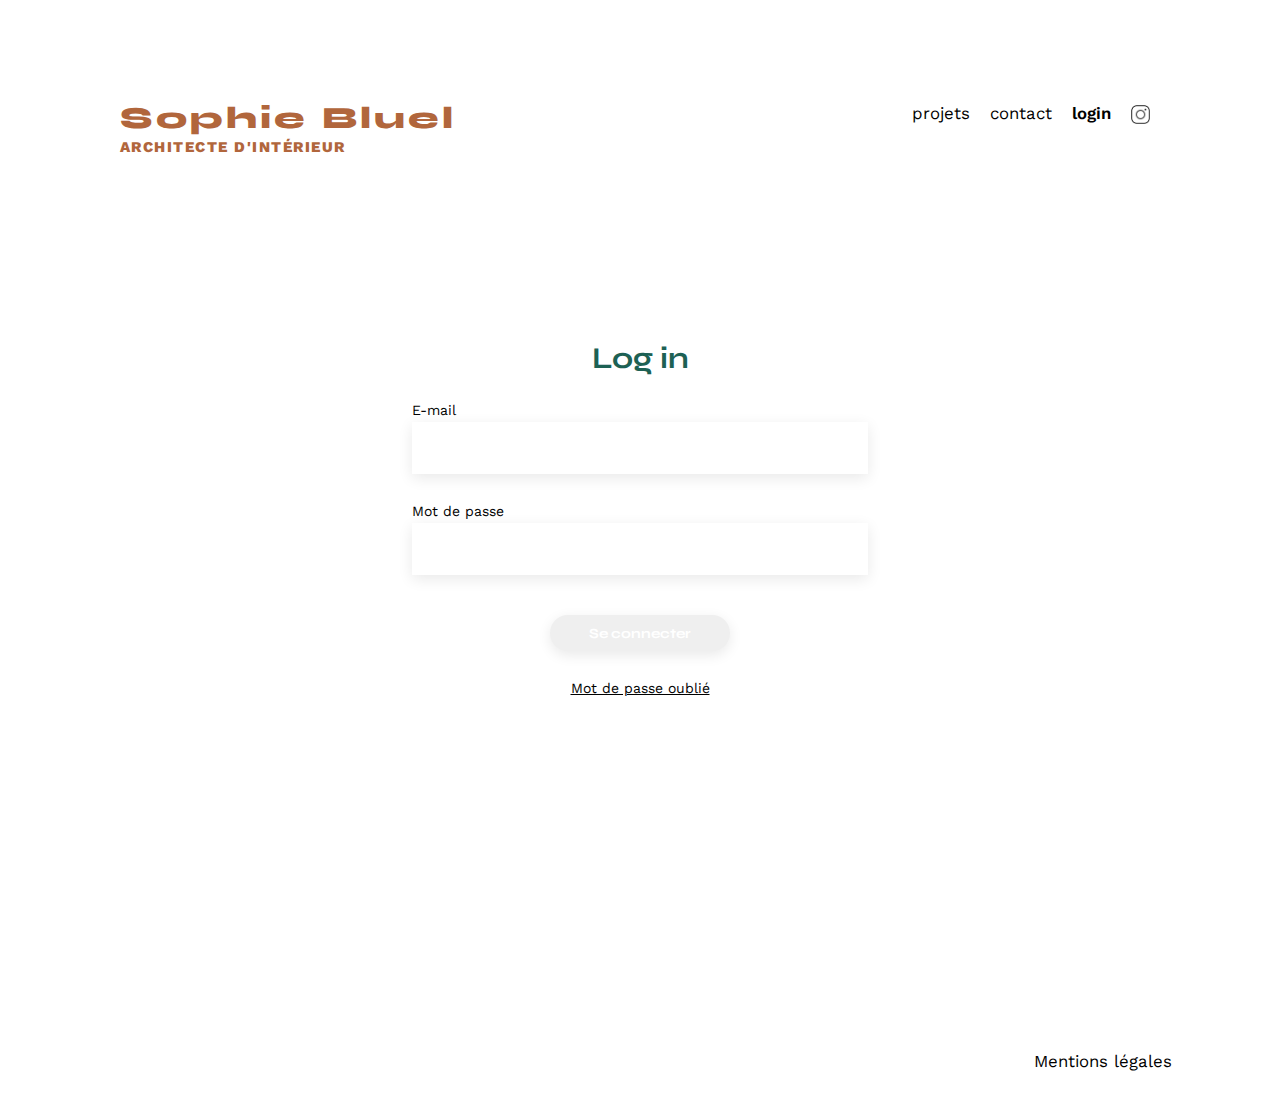
<file: FrontEnd/login.html>
<!DOCTYPE html>
<html lang="fr">
    <head>
	    <meta charset="UTF-8">
	    <title>Sophie Bluel - Architecte d'intérieur</title>
	    <meta name="viewport" content="width=device-width, initial-scale=1.0">
	    <link rel="preconnect" href="https://fonts.googleapis.com">
	    <link rel="preconnect" href="https://fonts.gstatic.com" crossorigin>
	    <link href="https://fonts.googleapis.com/css2?family=Syne:wght@700;800&family=Work+Sans:wght@300;400;500;600&display=swap" rel="stylesheet">
	    <meta name="description" content="">
	    <link rel="stylesheet" href="./assets/style.css">
	    <script src="./assets/login.js"></script>
    </head>
    <body>
        <header>
            <div class="nav-for-user">
                <h1><span class="name-of-designer">Sophie Bluel</span><span class="job-of-designer">ARCHITECTE D'INTÉRIEUR</span></h1>
                <nav>
                    <ul>
                        <li><a href="index.html#portfolio">projets</a></li>
			            <li><a href="index.html#contact">contact</a></li>
			            <li>
                            <a class="typography" href="login.html">login</a>
			                <a id="nav-logout" class="only-admin" href="#">logout</a>
                        </li>
                        <li><a href="https://www.instagram.com/" target="_blank"><img class="insta-logo" src="./assets/icons/instagram.png" alt="Instagram"></a></li>
                    </ul>
                </nav>
            </div>
        </header>
        <main>
            <section class= "user-login-formulary">
                    <h2>Log in</h2>
	                <form id="user-login-form" method="post" action="#">
	                    <label class="logs" for="email">E-mail</label>
                        <div id="error-message" class="error-message" style="color:red;"></div>
	                    <input type="email" name="email" id="email" required>
	                    <label class="logs" for="password">Mot de passe</label>
	                    <input type="password" name="password" id="password" required>
	                    <input type="submit" id="submit" value="Se connecter">
	                    <a href="#">Mot de passe oublié</a>
	                </form>
            </section>
        </main>
        <footer>
            <nav>
                <ul>
                    <li><a href="#">Mentions légales</a></li>
                </ul>
            </nav>
        </footer>
    </body>
</html>
</file>
<file: FrontEnd/assets/style.css>
/* http://meyerweb.com/eric/tools/css/reset/
   v2.0 | 20110126
   License: none (public domain)
*/

html,
body,
div,
span,
applet,
object,
iframe,
h1,
h2,
h3,
h4,
h5,
h6,
p,
blockquote,
pre,
a,
abbr,
acronym,
address,
big,
cite,
code,
del,
dfn,
em,
img,
ins,
kbd,
q,
s,
samp,
small,
strike,
strong,
sub,
sup,
tt,
var,
b,
u,
i,
center,
dl,
dt,
dd,
ol,
ul,
li,
fieldset,
form,
label,
legend,
table,
caption,
tbody,
tfoot,
thead,
tr,
th,
td,
article,
aside,
canvas,
details,
embed,
figure,
figcaption,
footer,
header,
hgroup,
menu,
nav,
output,
ruby,
section,
summary,
time,
mark,
audio,
video {
  margin: 0;
  padding: 0;
  border: 0;
  font-size: 100%;
  font: inherit;
  vertical-align: baseline;
}
/* HTML5 display-role reset for older browsers */
article,
aside,
details,
figcaption,
figure,
footer,
header,
hgroup,
menu,
nav,
section {
  display: block;
}
body {
  line-height: 1;
}
ol,
ul {
  list-style: none;
}
blockquote,
q {
  quotes: none;
}
blockquote:before,
blockquote:after,
q:before,
q:after {
  content: "";
  content: none;
}
table {
  border-collapse: collapse;
  border-spacing: 0;
}
/** end reset css**/
body {
  max-width: 1140px;
  margin: auto;
  font-family: "Work Sans";
  font-size: 14px;
}
header {
  display: flex;
  justify-content: space-between;
  margin: 50px 0;
}
section {
  margin: 50px 0;
}

h1 {
  display: flex;
  flex-direction: column;
  font-family: "Syne";
  font-size: 22px;
  font-weight: 800;
  color: #b1663c;
}

h1 > span {
  font-family: "Work Sans";
  font-size: 10px;
  letter-spacing: 0.1em;
}

h2 {
  -family: "Synefont";
  font-weight: 700;
  font-size: 30px;
  color: #1d6154;
}
nav ul {
  display: flex;
  align-items: center;
  list-style-type: none;
}
nav li {
  padding: 0 10px;
  font-size: 1.2em;
}

li:hover {
  color: #b1663c;
}
#introduction {
  display: flex;
  align-items: center;
  padding-bottom: 50px;
}
#introduction figure {
  flex: 1;
}
#introduction img {
  display: block;
  margin: auto;
  width: 80%;
}

#introduction article {
  flex: 1;
}
#introduction h2 {
  margin-bottom: 1em;
}

#introduction p {
  margin-bottom: 0.5em;
}
#portfolio h2 {
  text-align: center;
  margin-bottom: 1em;
  font-family: "Syne";
}
.gallery {
  width: 100%;
  display: grid;
  grid-template-columns: 1fr 1fr 1fr;
  grid-column-gap: 20px;
  grid-row-gap: 20px;
}

.gallery img {
  width: 100%;
}
#contact {
  width: 50%;
  margin: auto;
}
#contact > * {
  text-align: center;
}
#contact h2 {
  margin-bottom: 20px;
}
#contact form {
  text-align: left;
  margin-top: 30px;
  display: flex;
  flex-direction: column;
}

#contact input {
  height: 50px;
  font-size: 1.2em;
  border: none;
  box-shadow: 0px 4px 14px rgba(0, 0, 0, 0.09);
}
#contact label {
  margin: 2em 0 1em 0;
}
#contact textarea {
  border: none;
  box-shadow: 0px 4px 14px rgba(0, 0, 0, 0.09);
}

input[type="submit"] {
  font-family: "Syne";
  font-weight: 700;
  color: white;
  margin: 2em auto;
  width: 180px;
  text-align: center;
  border-radius: 60px;
}

footer nav ul {
  display: flex;
  justify-content: flex-end;
  margin: 2em;
}

input[type="submit"]:hover,
button:hover {
  cursor: pointer;
}

/* CSS #portfolio filters */

.filters {
  display: flex;
  flex-direction: row;
  justify-content: center;
  padding: 50px 0;
}

.filters-design {
  margin-left: 10px;
  border: 1px solid #1d6154;
  border-radius: 60px;
  font-size: 1.15em;
  color: #1d6154;
  background-color: white;
  padding: 7px 15px;
  font-family: "Syne";
  font-style: normal;
  font-weight: 700;
}

.filter-active {
  background-color: #1d6154;
  color: white;
}

.filter-all {
  padding-left: 25px;
  padding-right: 25px;
}


.nav-for-user {
	display: flex;
	flex-direction: row;
	justify-content: space-between;
	padding: 50px 50px 0 50px;
  width: 100%;
  margin: 0;
}

h1 .name-of-designer {
	font-weight: 800;
	font-size: 1.4em;
	line-height: normal;
	color: #B1663C;
  font-family: 'Syne';
  text-align: center;
}

h1 .job-of-designer {
	font-size: 0.680em;
	line-height: 12px;
	letter-spacing: 0.1em;
	margin-top: 5px;
	color: #B1663C;
}

.typography {
	font-weight: 600;
}

.insta-logo {
	width: 19px;
	height: 19px;
	margin-top: 5px;
}

ul a {
text-decoration: none;
color: black;
}

.only-admin {
  display: none;
}

.user-login-formulary {
  display: flex;
  flex-direction: column;
  justify-content: center;
  align-items: center;
  width: 100%;
	margin: auto;
	padding: 140px 0px 330px 0px;
}
.user-login-formulary h2 {
  font-family: Syne;
  font-weight: 700;
}

.user-login-formulary form {
	display: flex;
	flex-direction: column;
	text-align: left;
  width: 40%;
}

.logs {
	padding-bottom: 5px;
	padding-top: 30px;
}

.user-login-formulary input {
	height: 50px;
	border: none;
	box-shadow: 0px 4px 14px rgba(0, 0, 0, 0.09);
}

.user-login-formulary input[type="submit"] {
	margin: 40px auto 30px;
	height: 36px;
	display: block;
	border: none;
	color: #FFFFFF;
    border-radius: 60px;
	font-size: 1em;
	padding: 10px 39px;
	min-width: 180px;
}

.user-login-formulary a {
	margin: auto;
	text-decoration: underline;
  color: black;
}

/***** CSS admin mode only *****/

body.connected .only-guest {
	display:none;
}

body.connected .only-admin {
	display:block;
}

/*** Top-bar ***/

.top-bar-design {
	display: flex;
  position: fixed;
  top: 0;
  left: 0;
	flex-direction: row;
	justify-content: center;
  align-items: center;
	width: 100%;
	height: 60px;
	background-color: #000000;
	display: none;
}

.top-bar-design li {
	padding-left: 10px;
}

.top-bar-design i {
	padding-right: 10px;
	font-size: 16px;
}

.top-bar-design a {
	color: #FFFFFF;
}

.top-bar-design .publish-btn {
	background: #FFFFFF;
	border-radius: 60px;
	color: #000000;
	padding: 9px 23px ;
}

.container-only-admin {
	display: flex;
	flex-direction: row;
	justify-content: center;
	align-items: center;
	gap: 30px;
}
.update-btn i {
	padding-right: 10px;
  padding-bottom: 30px;
	font-size: 20px;
}

.update-btn {
text-decoration: none;
color: black;
}

/*** Click "modifier" to open modal ***/

.container-only-admin {
	display: flex;
	flex-direction: row;
	justify-content: center;
	align-items: center;
	gap: 30px;
}

.update-btn i {
	padding-right: 10px;
	font-size: 20px;
}

/*** CSS Modal ***/

.modal-overlay {
	position: fixed;
	display: flex;
	flex-direction: row;
	justify-content: center;
	align-items: center;
	top: 0;
	left: 0;
	width: 100%;
	height: 100%;
	background-color: rgba(0, 0, 0, 0.3);
	display: none;
}

/* First window of modal, "modal-works" */

.modal-gallery {
	width: 630px;
	height: 688px;
	background-color: #FFFFFF;
	border-radius: 10px;
	display: none;
}

.modal-content {
	display: flex;
	flex-direction: row;
	flex-wrap: wrap;
	padding: 45px 90px 45px 100px;
	gap: 10px;
}

.modal-content figure {
	display: flex;
	flex-direction: column;
}

.modal-content img {
	width: 80px;
}

.modal-content .work-item .trash, .modal-content .work-item .cross {
	margin-top: 5px;
	color: #FFFFFF;
	background: #000000;
	border-radius: 2px;
	text-align: center;
	position: absolute;
}

.modal-content .work-item .trash {
	margin-left: 60px;
	padding: 4px;
	font-size: 9px;
}

.modal-content .work-item .cross {
	margin-left: 40px;
	padding: 3.5px;
	font-size: 10px;
}

.modal-content .work-item .cross {
	display: none;
}

.modal-content .work-item:hover .cross {
	display: flex;
}

.modal-content .work-item:hover {
	cursor: pointer;
}

.modal-content figcaption {
	padding-top: 5px;
}

.modal-close {
	display: flex;
	flex-direction: row;
	justify-content: flex-end;
	padding-right: 30px;
	padding-top: 30px;
	font-size: 15px;
	text-decoration: none;
}

.modal-title {
	font-size: 1.860em;
	line-height: 30px;
	text-align: center;
	padding-top: 15px;
}

hr {
	margin: 0 105px;
	border-top: 1px solid #B3B3B3;
	border-bottom: 0; 
	border-left: 0;
	border-right: 0;
}

.container-modal-add {
	display: flex;
	flex-direction: column;
	align-items: center;
	padding-top: 40px;
}

.modal-add {
	border: none;
	border-radius: 60px;
	background: #1D6154;
	padding: 10px 49px;
	font-family: 'Syne';
	font-size: 1em;
	font-weight: 700;
	color: white;
}

/* Second window of modal, "modal-edit" */

.modal-edit-work {
	width: 630px;
	height: 670px;
	background-color: #FFFFFF;
	border-radius: 10px;
	display: none;
}

.modal-edit-work .container-for-icon-in-second-window-of-modal {
	display: flex;
	flex-direction: row;
	justify-content: space-between;
	padding: 30px 30px 0 30px;
	font-size: 15px;
}

#modal-edit-work-form .modal-content-new-photo {
	display: flex;
	flex-direction: column;
	align-items: center;
	padding: 30px 0 19px 0;
	background-color: #E8F1F7;
	border-radius: 3px;
	margin: 35px 105px 0 105px;
}

.modal-content-new-photo i {
	font-size: 58px;
	color: #B9C5CC;
	padding-bottom: 20px;
}

.modal-content-new-photo #new-image {
	background-color: #CBD6DC;
	border: none;
	border-radius: 50px;
	font-family: 'Work Sans';
	font-size: 1em;
	line-height: 16px;
	color: #306685;
	text-align: center;
	padding: 10px 33px;
	cursor: pointer;
}

.modal-content-new-photo #form-image {
	margin-top: -36px;
	width: 173px;
	padding: 8px 0;
	border: none;
	border-radius: 50px;
	opacity: 0;
	cursor: pointer;
}

.modal-content-new-photo p {
	font-size: 0.750em;
	line-height: 12px;
	color: #444444;
	padding-top: 7px;
}

#modal-edit-work-form .modal-content-new-category-title {
	display: flex;
	flex-direction: column;
	text-align: left;
	padding: 10px 105px 0 105px;
}

.modal-content-new-category-title input[type="text"], select {
	height: 51px;
	box-shadow: 0px 4px 14px rgba(0, 0, 0, 0.09);
	border: none;
}

.modal-content-new-category-title #form-title, #form-category {
	color: #444444;
	padding-left: 16px;
	font-family: 'Work Sans';
	font-size: 1em;
}

.modal-content-new-category-title label {
	padding-top: 20px;
	padding-bottom: 10px;
}

.modal-content-new-category-title .border-in-second-window-of-modal {
	margin-left: 0;
	margin-right: 0;
	margin-top: 45px;
}

#modal-edit-work-form input[type="submit"] {
	border-radius: 60px;
	margin: 30px auto 45px;
	padding: 10px 90px;
	border: none;
	color: #FFFFFF;
	font-style: normal;
	font-weight: 700;
	font-size: 1em;
	align-items: center;
	justify-content: center;
	display: flex;
}

.hidden {
	display: none;
  }
  
  .show-block {
	display: block;
  }
  
  .preview-image {
	height: 169px;
	width: 100%;
	image-rendering: pixelated;
  }
  
  #modal-edit-work-form .no-padding {
	padding: 0;
  }
  
  .button-inactive {
	background-color: #A7A7A7;
  }
  
 .button-active {
	background-color: #1D6154;
  }

  .show-flex {
	display: flex;
  }

  .padding-admin {
	padding-bottom: 100px;
  }

  .modal-edit-padding {
	padding: 30px 0 19px 0 ;
  }

  .modal-edit-padding-2 {
	padding: 30px 0 199px 0;
  }
</file>
